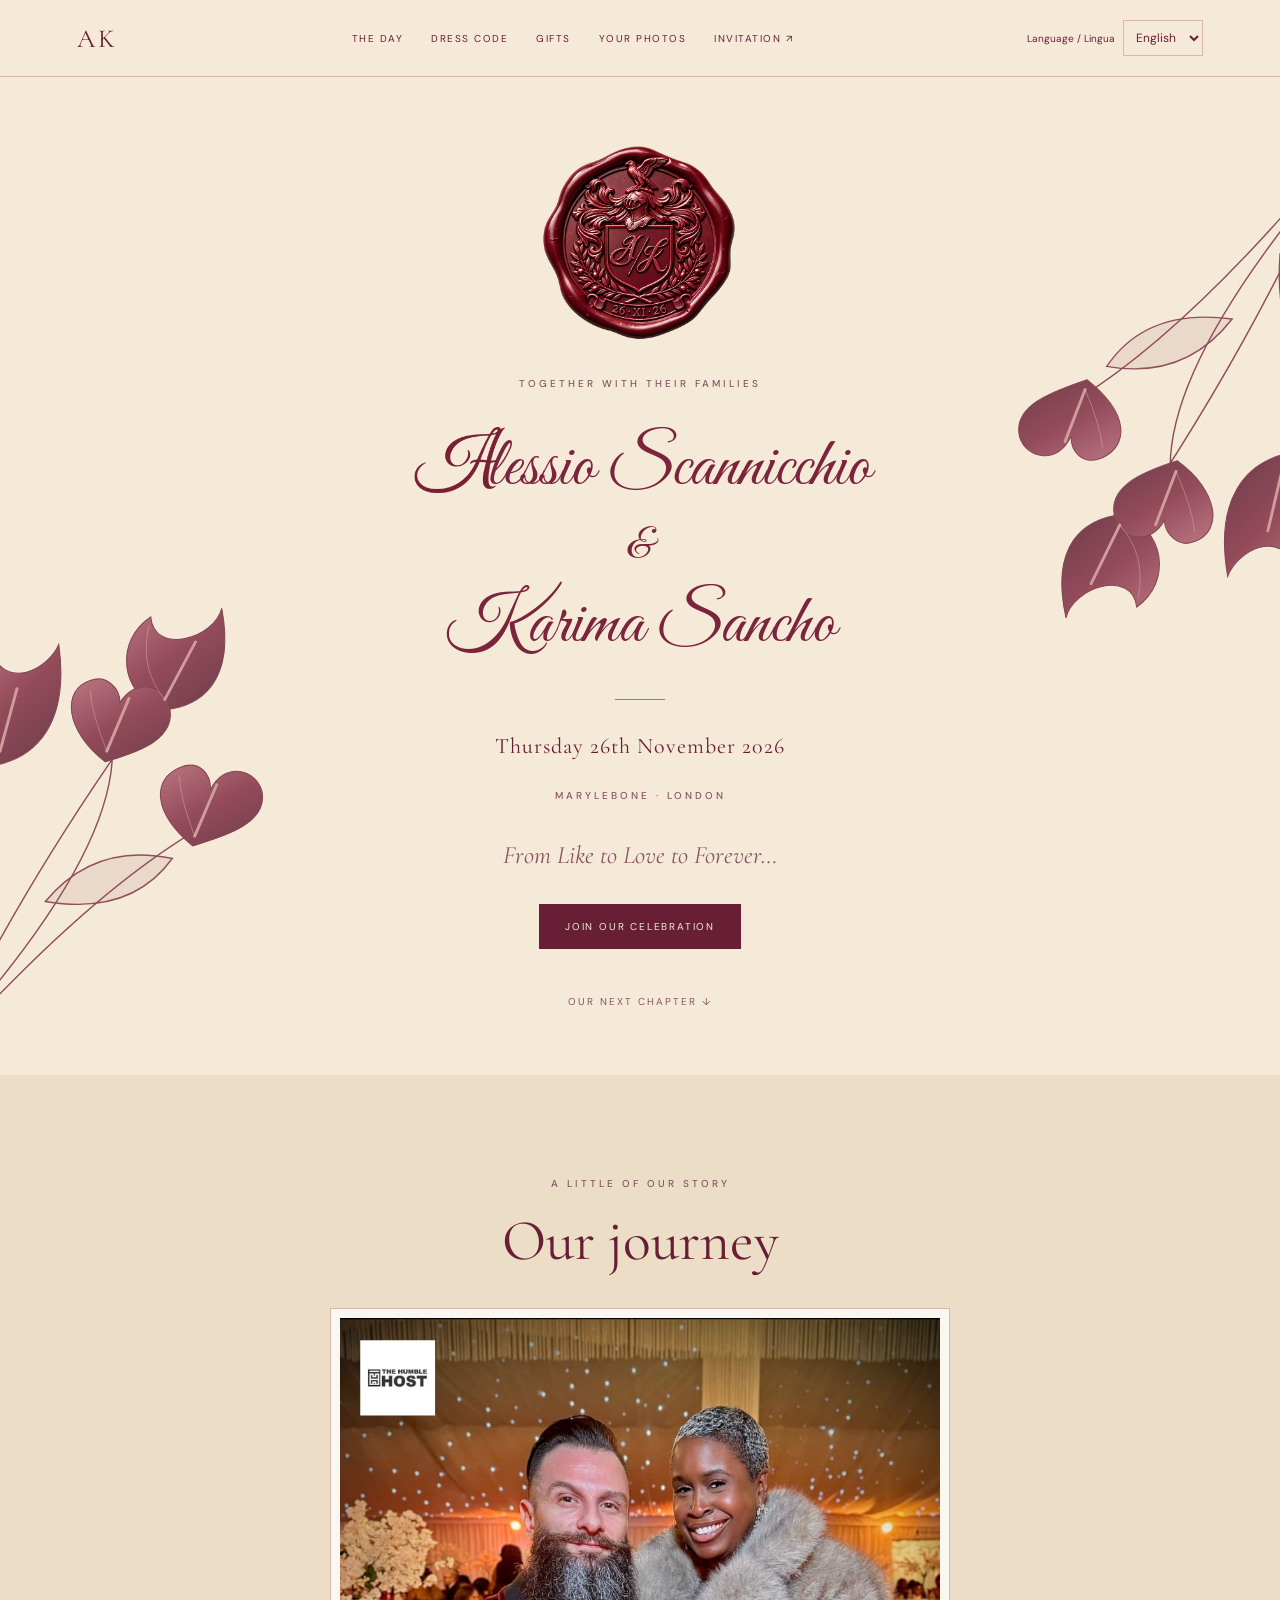
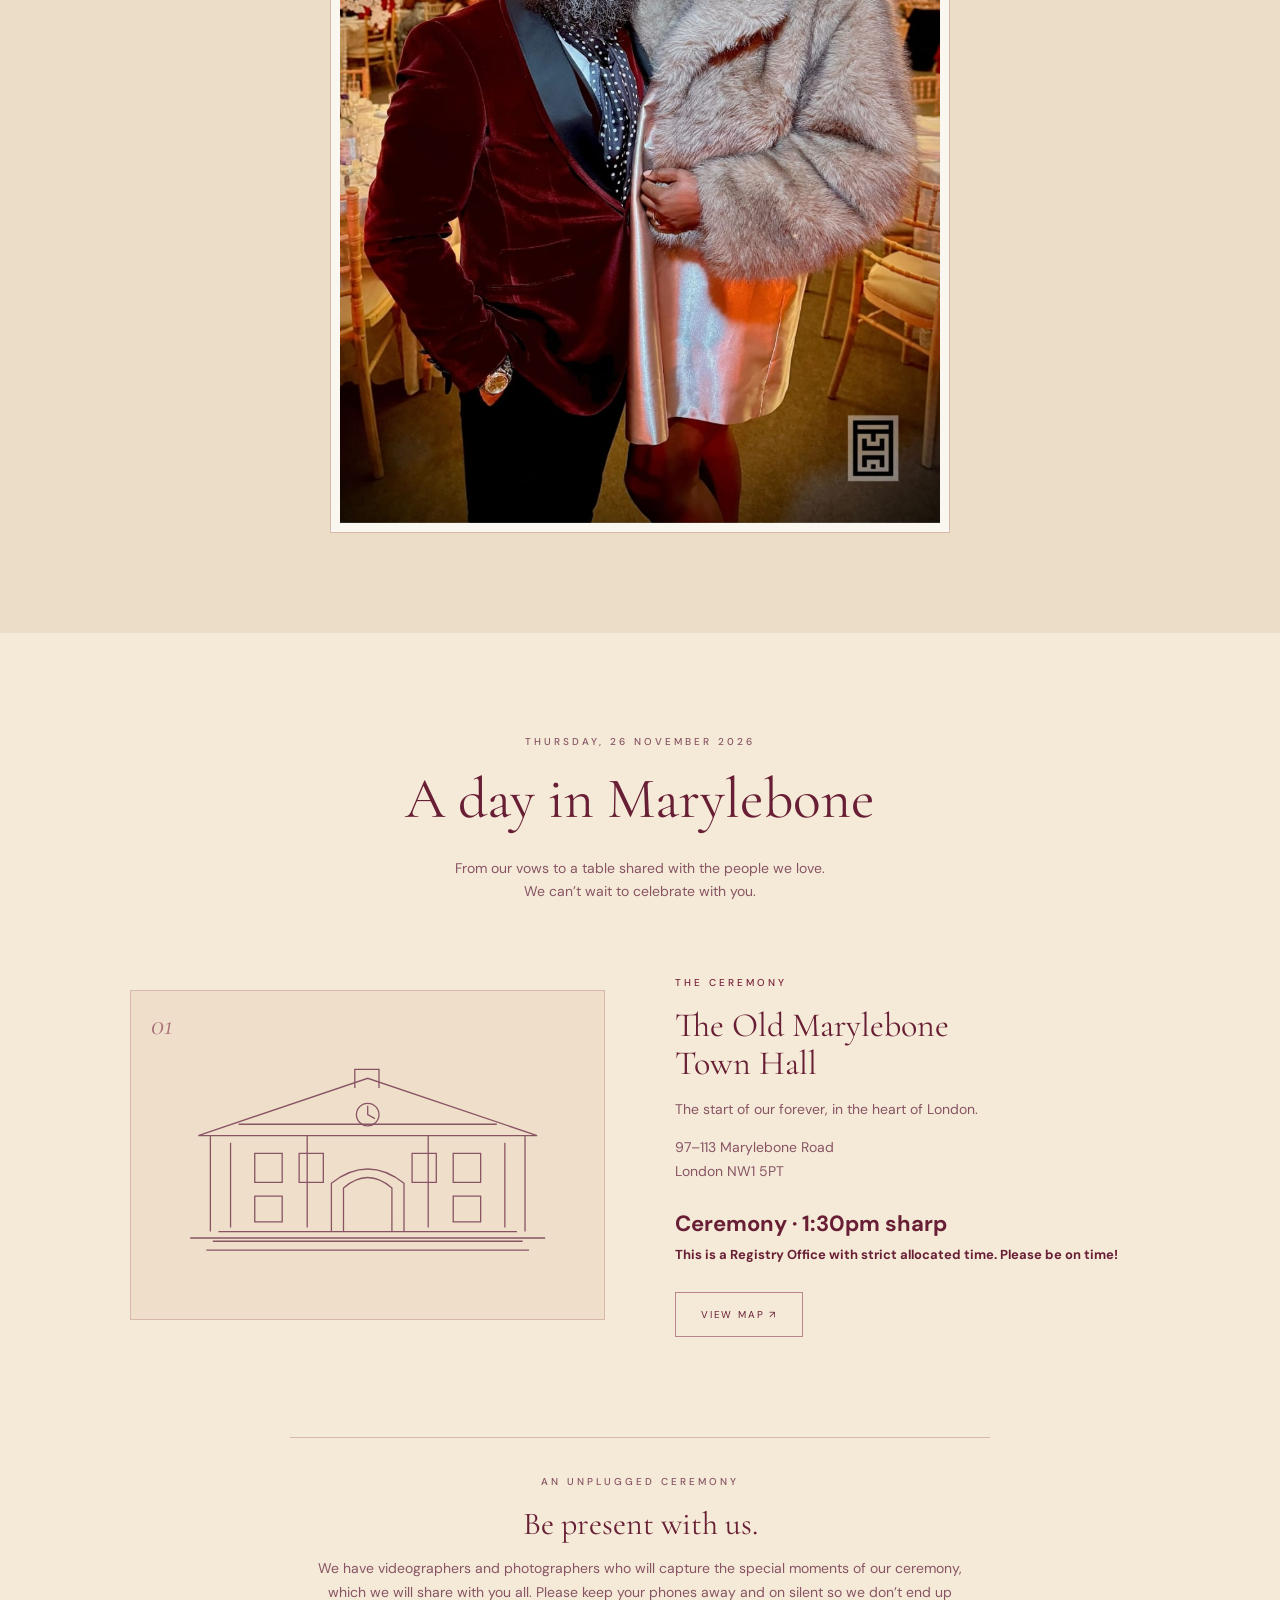
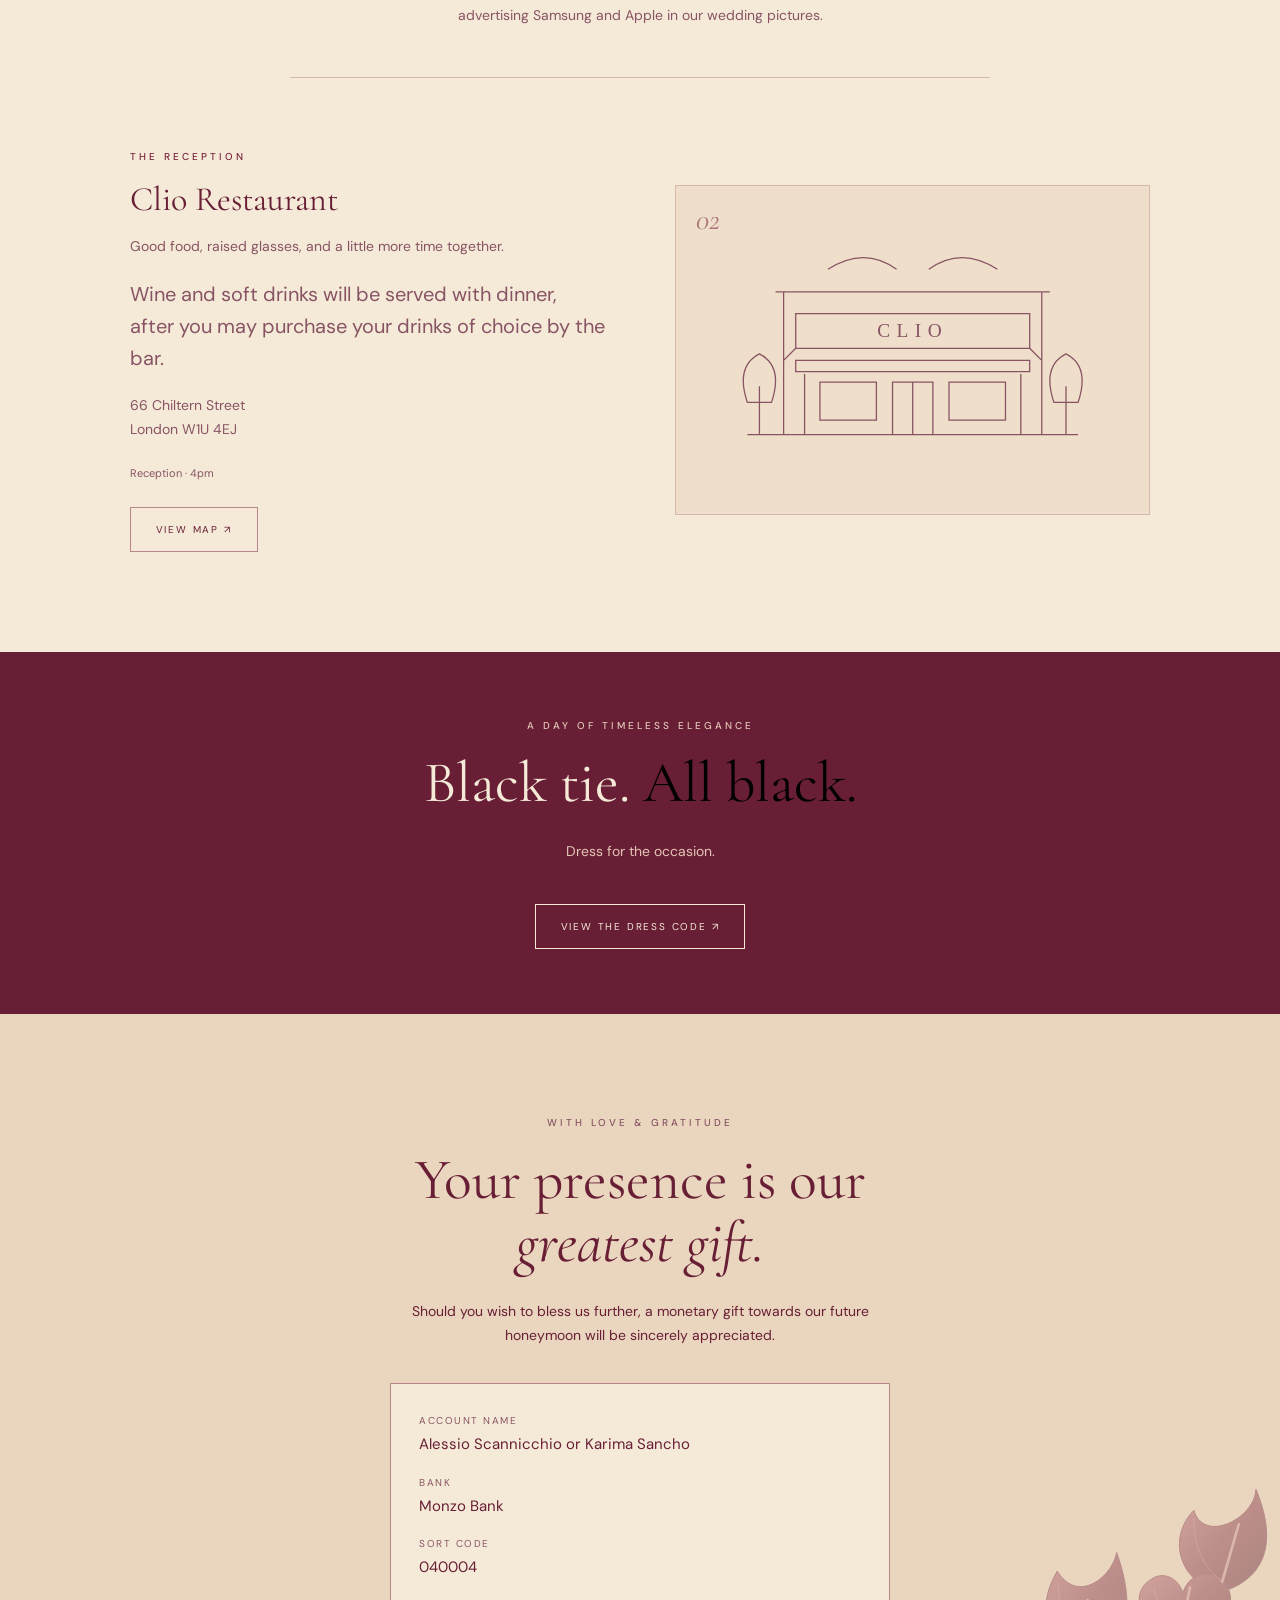
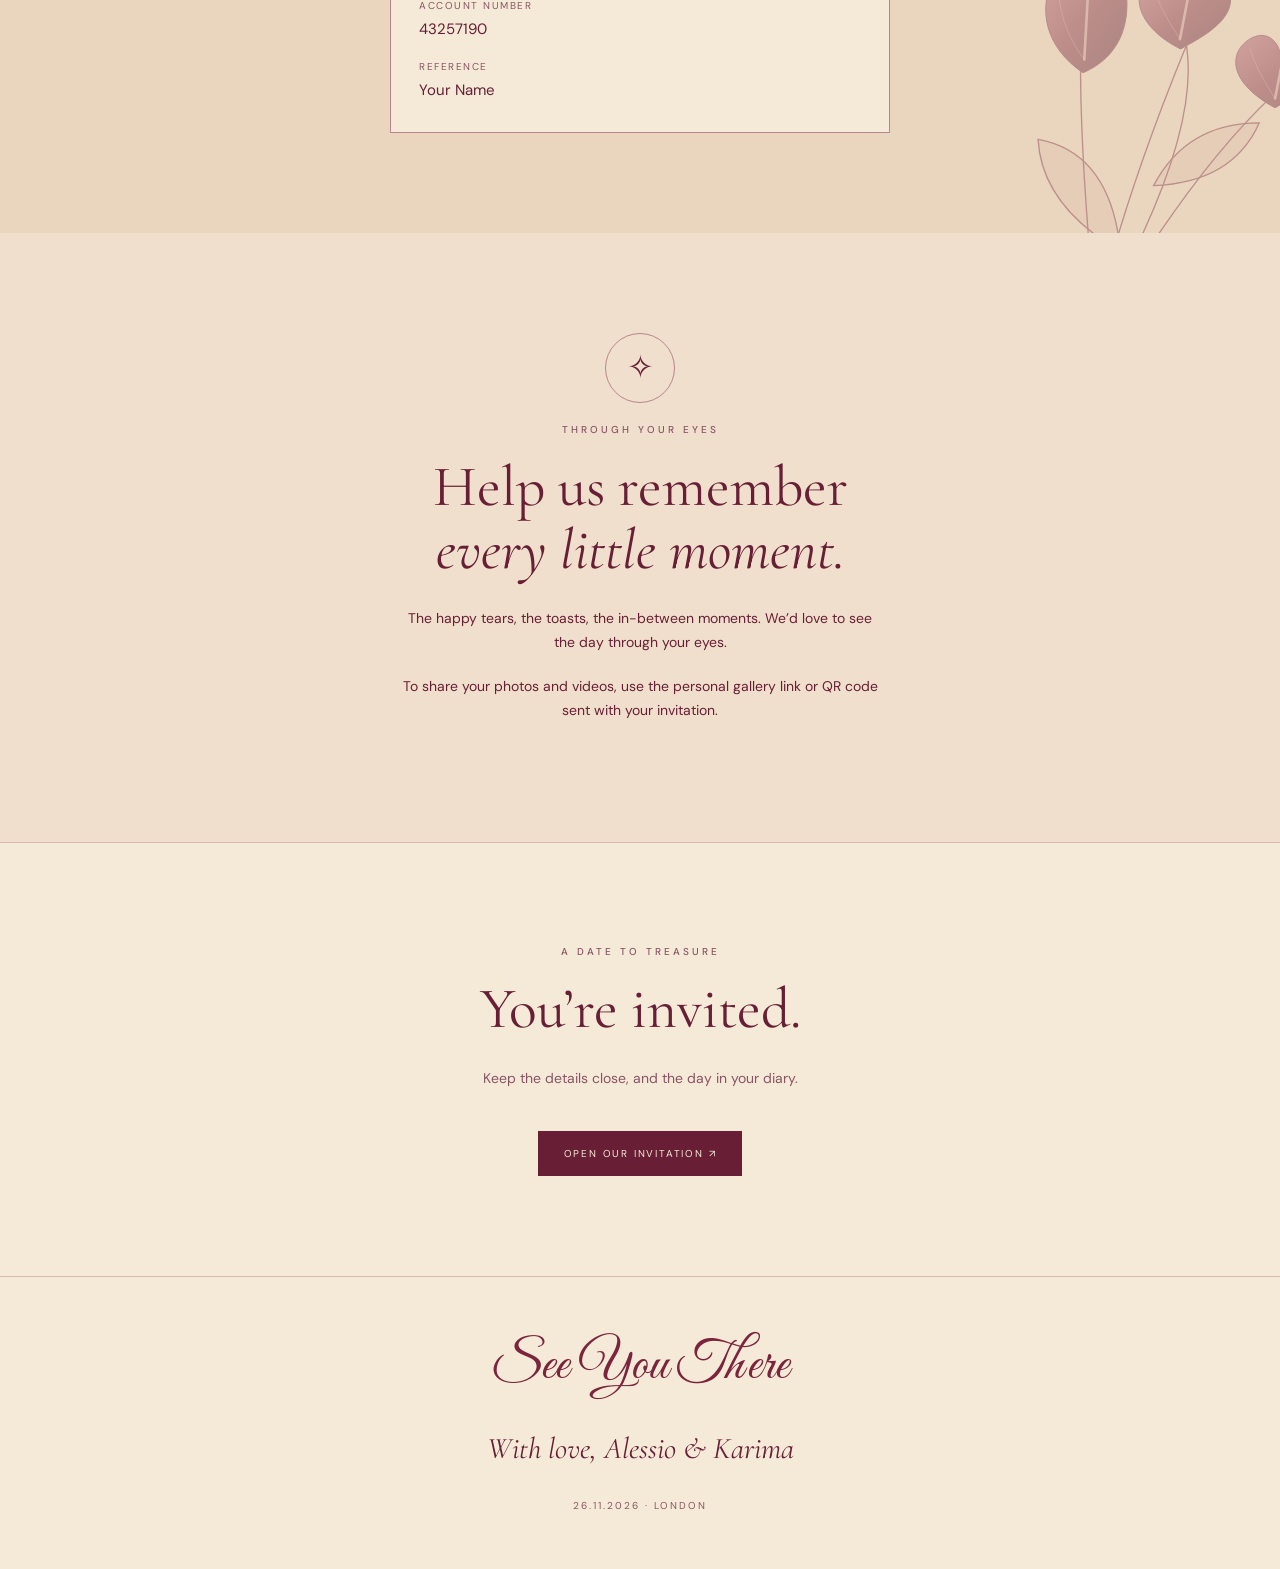
<file: index.html>
<!doctype html><html lang="en"><head><meta charset="utf-8"><meta name="viewport" content="width=device-width,initial-scale=1"><meta name="theme-color" content="#faf7f0"><meta name="description" content="Celebrate the wedding of Alessio &amp; Karima on 26 November 2026 in Marylebone, London."><title>Alessio &amp; Karima | 26 November 2026</title><link rel="stylesheet" href="style.css?v=portrait-20261031"><script src="site-language.js?v=reception-drinks" defer></script></head><body>
<nav aria-label="Main navigation"><a class="monogram" href="#home" aria-label="Alessio &amp; Karima home">AK</a><div class="links"><a href="#celebration">The day</a><a href="dress-code.html">Dress code</a><a href="#gifts">Gifts</a><a href="#photos">Your photos</a><a href="invitation.html">Invitation ↗</a></div><div class="site-language-controls"><label for="site-language">Language / Lingua</label><select id="site-language" aria-label="Language / Lingua"><option value="en">English</option><option value="it">Italiano</option></select></div></nav>
<main><header class="hero" id="home"><div class="hero-content"><div class="family-crest"><img src="wax-seal-calligraphy.png" alt="Burgundy wax seal with A/K initials and a heraldic shield"></div><div class="eyebrow">Together with their families</div><h1><span class="name"><img class="reference-capital" src="capital-a-reference.png" alt="A">lessio <span class="surname">Scannicchio</span></span><span class="ampersand">&amp;</span><span class="name">Karima <span class="surname">Sancho</span></span></h1><div class="rule"></div><p class="date">Thursday 26th November 2026</p><p class="eyebrow">Marylebone · London</p><p class="intro journey-line">From Like to Love to Forever…</p><a class="button" href="#celebration">Join our celebration</a><a class="scroll" href="#moments">OUR NEXT CHAPTER ↓</a></div></header>
<section class="moments center" id="moments"><div class="eyebrow">A little of our story</div><h2>Our journey</h2><div class="journey-photos journey-single"><figure class="journey-photo"><svg style="filter:none" viewBox="0 0 940 1261" role="img" aria-label="Alessio and Karima together, memory 1"><image href="journey-portrait.png" width="940" height="1261"/></svg></figure></div></section>
<section class="venues" id="celebration"><div class="center"><div class="eyebrow">Thursday, 26 November 2026</div><h2>A day in Marylebone</h2><p class="section-intro">From our vows to a table shared with the people we love.<br>We can’t wait to celebrate with you.</p></div><article class="venue"><div class="venue-illustration"><span class="venue-number">01</span><svg viewBox="0 0 500 270" fill="none" stroke="#885464" stroke-width="1.6" aria-hidden="true"><path d="M30 238H470M55 230V111H445V230M40 111L250 40L460 111ZM80 225V120M420 225V120M90 97H410M205 230V170Q250 135 295 170V230M220 230V176Q250 150 280 176V230M110 133H144V169H110ZM165 133H195V169H165ZM305 133H335V169H305ZM356 133H390V169H356ZM110 186H144V218H110ZM356 186H390V218H356ZM175 112V225M325 112V225M65 230H435M58 242H442M50 253H450"/><circle cx="250" cy="85" r="14"/><path d="M250 74V85L259 90M234 52V29H264V52"/></svg></div><div class="venue-copy"><div class="eyebrow">The ceremony</div><h3>The Old Marylebone<br>Town Hall</h3><p>The start of our forever, in the heart of London.</p><address>97–113 Marylebone Road<br>London NW1 5PT</address><div class="ceremony-notice-bold"><strong>Ceremony · 1:30pm sharp</strong><br><strong>This is a Registry Office with strict allocated time. Please be on time!</strong></div><a class="button light" href="https://www.google.com/maps/search/?api=1&amp;query=Old+Marylebone+Town+Hall+97-113+Marylebone+Rd+London+NW1+5PT" target="_blank" rel="noopener">View map ↗</a></div></article><aside class="ceremony-notice"><div class="eyebrow">An unplugged ceremony</div><h3>Be present with us.</h3><p>We have videographers and photographers who will capture the special moments of our ceremony, which we will share with you all. Please keep your phones away and on silent so we don’t end up advertising Samsung and Apple in our wedding pictures.</p></aside><article class="venue reverse"><div class="venue-copy"><div class="eyebrow">The reception</div><h3>Clio Restaurant</h3><p>Good food, raised glasses, and a little more time together.</p><p class="reception-drinks" style="font-size:1.25rem;line-height:1.6">Wine and soft drinks will be served with dinner, after you may purchase your drinks of choice by the bar.</p><address>66 Chiltern Street<br>London W1U 4EJ</address><span class="venue-note">Reception · 4pm</span><a class="button light" href="https://www.google.com/maps/search/?api=1&amp;query=Clio+Restaurant+66+Chiltern+St+London+W1U+4EJ" target="_blank" rel="noopener">View map ↗</a></div><div class="venue-illustration"><span class="venue-number">02</span><svg viewBox="0 0 500 270" fill="none" stroke="#885464" stroke-width="1.6" aria-hidden="true"><path d="M45 240H455M90 240V63H410V240M80 63H420M105 90H395V133H105ZM105 148H395V162H105ZM116 165V240M384 165V240M225 240V175H275V240M135 175H205V222H135ZM295 175H365V222H295ZM105 133L90 148M395 133L410 148M250 175V240"/><text x="250" y="119" text-anchor="middle" font-family="Georgia,serif" font-size="24" letter-spacing="8" fill="#885464" stroke="none">CLIO</text><path d="M60 240V180M440 240V180M45 200Q30 155 60 140Q90 155 75 200ZM425 200Q410 155 440 140Q470 155 455 200ZM145 35Q190 6 230 35M270 35Q310 6 355 35"/></svg></div></article></section><section class="dress-teaser center"><div class="eyebrow">A day of timeless elegance</div><h2>Black tie. <span class="all-black">All black.</span></h2><p class="section-intro">Dress for the occasion.</p><a class="button" href="dress-code.html">View the dress code ↗</a></section>
<section class="gifts center" id="gifts"><div class="eyebrow">With love &amp; gratitude</div><h2>Your presence is our<br><i>greatest gift.</i></h2><p>Should you wish to bless us further, a monetary gift towards our future honeymoon will be sincerely appreciated.</p><dl class="bank-details"><div><dt>Account name</dt><dd>Alessio Scannicchio or Karima Sancho</dd></div><div><dt>Bank</dt><dd>Monzo Bank</dd></div><div><dt>Sort code</dt><dd>040004</dd></div><div><dt>Account number</dt><dd>43257190</dd></div><div><dt>Reference</dt><dd>Your Name</dd></div></dl></section>
<section class="photos center" id="photos"><div class="photo-frame" aria-hidden="true">✧</div><div class="eyebrow">Through your eyes</div><h2>Help us remember<br><i>every little moment.</i></h2><p>The happy tears, the toasts, the in-between moments. We’d love to see the day through your eyes.</p><p class="gallery-access">To share your photos and videos, use the personal gallery link or QR code sent with your invitation.</p></section>
<section class="center invitation-section"><div class="eyebrow">A date to treasure</div><h2>You’re invited.</h2><p class="section-intro">Keep the details close, and the day in your diary.</p><a class="button" href="invitation.html">Open our invitation ↗</a></section></main><footer><p class="farewell">See You There</p><p class="signature">With love, Alessio &amp; Karima</p><p class="footer-date">26.11.2026 · LONDON</p></footer></body></html>
</file>
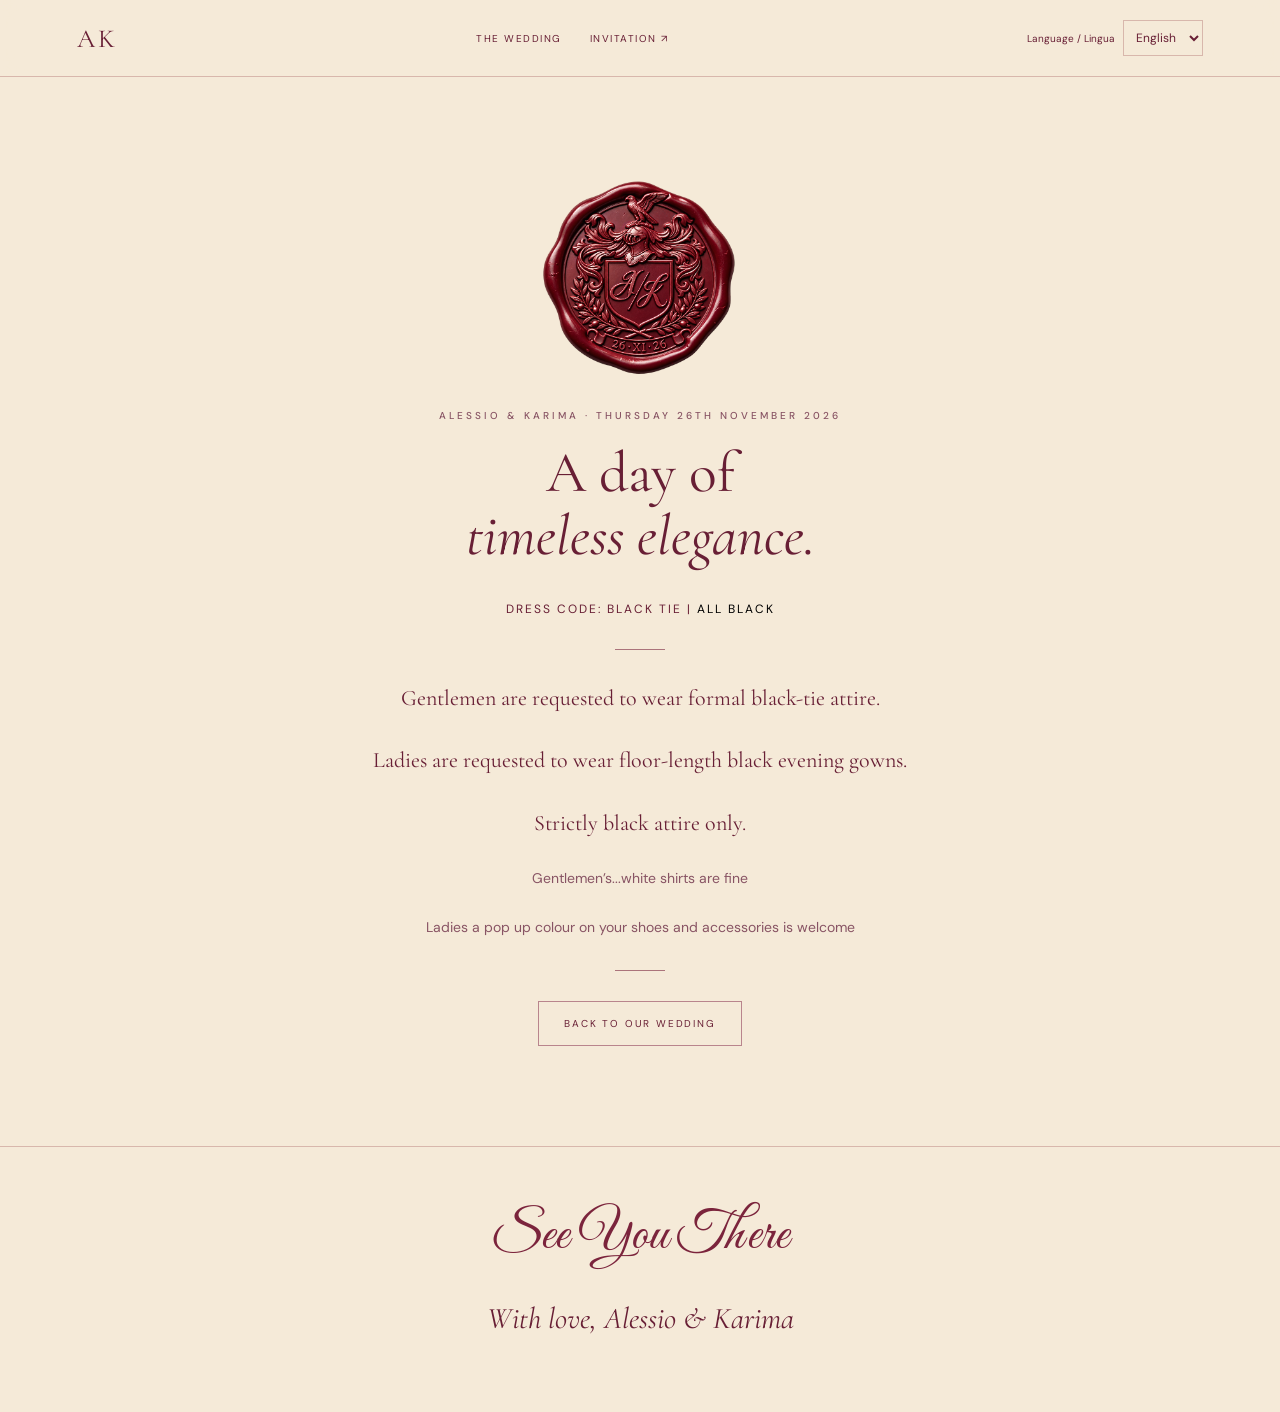
<file: dress-code.html>
<!doctype html><html lang="en"><head><meta charset="utf-8"><meta name="viewport" content="width=device-width,initial-scale=1"><title>Dress code · Alessio &amp; Karima</title><link rel="stylesheet" href="style.css"><script src="site-language.js" defer></script></head><body><nav aria-label="Main navigation"><a class="monogram" href="index.html">AK</a><div class="links"><a href="index.html">The wedding</a><a href="invitation.html">Invitation ↗</a></div><div class="site-language-controls"><label for="site-language">Language / Lingua</label><select id="site-language" aria-label="Language / Lingua"><option value="en">English</option><option value="it">Italiano</option></select></div></nav><main><section class="center dress-page"><div class="family-crest"><img src="wax-seal-calligraphy.png" alt="Burgundy wax seal with A/K initials and a heraldic shield"></div><div class="eyebrow">Alessio &amp; Karima · Thursday 26th November 2026</div><h2>A day of<br><i>timeless elegance.</i></h2><p class="dress-label">DRESS CODE: BLACK TIE | <span class="all-black">ALL BLACK</span></p><div class="rule"></div><div class="dress-copy"><p>Gentlemen are requested to wear formal black-tie attire.</p><p>Ladies are requested to wear floor-length black evening gowns.</p><p>Strictly black attire only.</p><p class="shirt-note">Gentlemen’s...white shirts are fine</p><p class="shirt-note">Ladies a pop up colour on your shoes and accessories is welcome</p></div><div class="rule"></div><a class="button light" href="index.html">Back to our wedding</a></section></main><footer><p class="farewell">See You There</p><p class="signature">With love, Alessio &amp; Karima</p></footer></body></html>
</file>
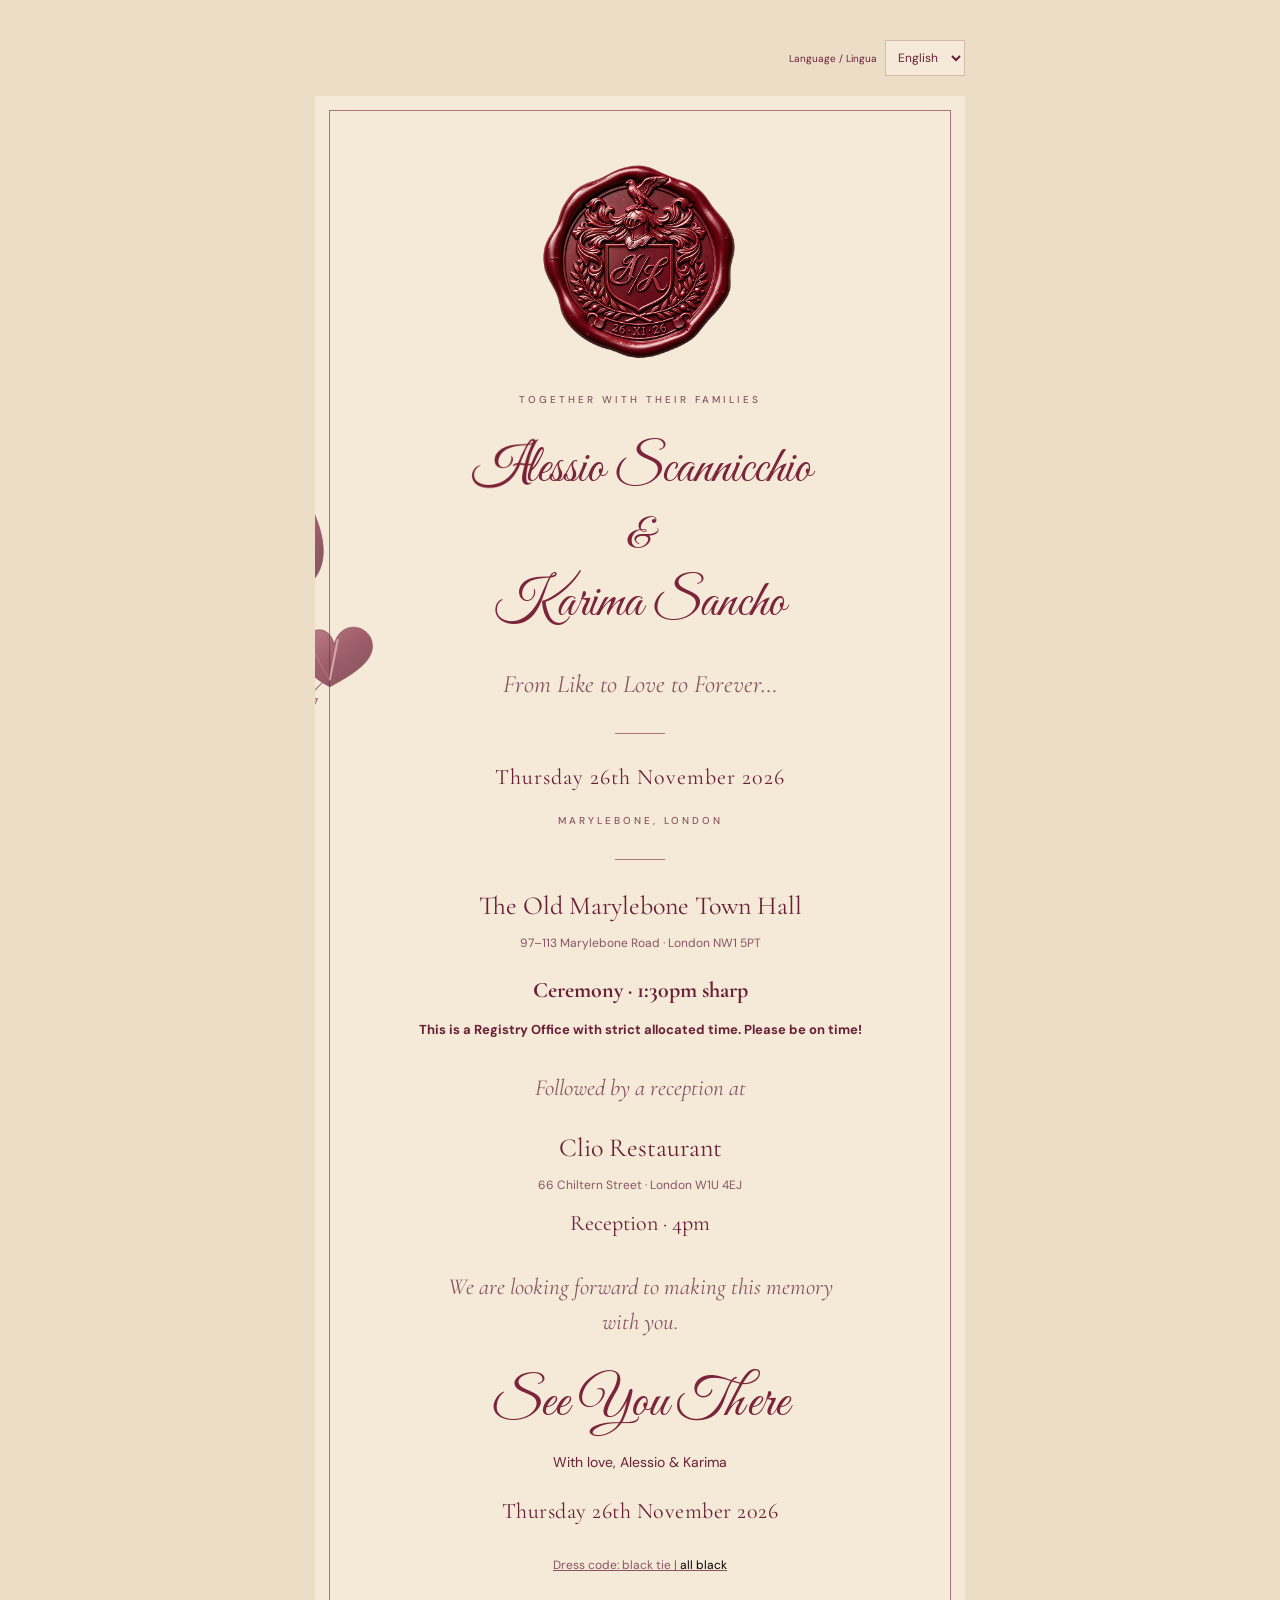
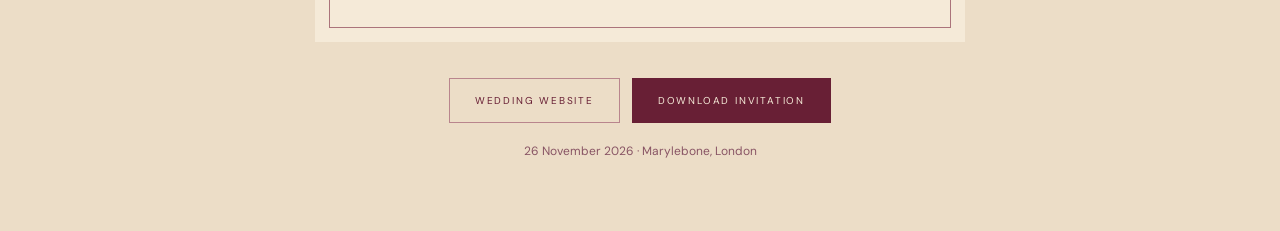
<file: invitation.html>
<!doctype html><html lang="en"><head><meta charset="utf-8"><meta name="viewport" content="width=device-width,initial-scale=1"><title>You’re invited · Alessio &amp; Karima</title><link rel="stylesheet" href="style.css"><style>body{padding:40px 20px;background:#ecddc7}.card{max-width:650px;margin:0 auto;padding:65px 35px;text-align:center;background:var(--paper);outline:1px solid #ab747b;outline-offset:-15px;position:relative;overflow:hidden}.card:before{content:'';position:absolute;left:-190px;top:370px;width:260px;height:450px;background:url(botanical.svg) center/contain no-repeat;opacity:.7;pointer-events:none}.card p,.card h1,.card div{position:relative}.venue-title{font:26px var(--serif);margin-bottom:0}.tools{text-align:center;margin:30px auto}.tools a{margin:6px}@media print{body{background:var(--paper);padding:0}.tools{display:none}.card{max-width:100%;min-height:95vh;display:flex;flex-direction:column;justify-content:center;print-color-adjust:exact}}.closing-date{font:22px/1.5 var(--serif);color:var(--ink);margin:20px auto 25px;position:relative;letter-spacing:.5px}</style><script src="site-language.js" defer></script></head><body><div class="invitation-language"><div class="site-language-controls"><label for="site-language">Language / Lingua</label><select id="site-language" aria-label="Language / Lingua"><option value="en">English</option><option value="it">Italiano</option></select></div></div><main class="card"><div class="family-crest"><img src="wax-seal-calligraphy.png" alt="Burgundy wax seal with A/K initials and a heraldic shield"></div><p class="eyebrow">Together with their families</p><h1><span class="name"><img class="reference-capital" src="capital-a-reference.png" alt="A">lessio <span class="surname">Scannicchio</span></span><span class="ampersand">&amp;</span><span class="name">Karima <span class="surname">Sancho</span></span></h1><p class="intro journey-line">From Like to Love to Forever…</p><div class="rule"></div><p class="date">Thursday 26th November 2026</p><p class="eyebrow">Marylebone, London</p><div class="rule"></div><p class="venue-title">The Old Marylebone Town Hall</p><p class="small">97–113 Marylebone Road · London NW1 5PT</p><p class="ceremony-time ceremony-notice-bold"><strong>Ceremony · 1:30pm sharp</strong><br><strong class="timing-note">This is a Registry Office with strict allocated time. Please be on time!</strong></p><p class="intro" style="margin:20px auto">Followed by a reception at</p><p class="venue-title">Clio Restaurant</p><p class="small">66 Chiltern Street · London W1U 4EJ</p><p class="ceremony-time">Reception · 4pm</p><p class="intro">We are looking forward to making this memory with you.</p><p class="farewell">See You There</p><p class="signature">With love, Alessio &amp; Karima</p><p class="closing-date">Thursday 26th November 2026</p><a href="dress-code.html" class="small">Dress code: black tie | <span class="all-black">all black</span></a></main><div class="tools"><a class="button light" href="index.html">Wedding website</a><a class="button" href="invitation.png" download="Alessio-Karima-invitation.png">Download invitation</a><p class="small">26 November 2026 · Marylebone, London</p></div></body></html>
</file>
<file: style.css>
@import url('https://fonts.googleapis.com/css2?family=Great+Vibes&family=Cormorant+Garamond:ital,wght@0,400;0,500;0,600;1,400;1,500&family=DM+Sans:wght@400;500;600&display=swap');
:root{--paper:#f5ead8;--ink:#681f35;--muted:#885464;--rose:#7b243c;--line:#d8b7ac;--serif:'Cormorant Garamond',Georgia,serif}*{box-sizing:border-box}html{scroll-behavior:smooth;scroll-padding-top:86px}body{margin:0;background:var(--paper);color:var(--ink);font:14px/1.7 'DM Sans',sans-serif}a{color:inherit}button,a{touch-action:manipulation}button{font:inherit}nav{display:flex;align-items:center;justify-content:space-between;padding:20px 6%;border-bottom:1px solid var(--line);background:#f5ead8ed;position:sticky;top:0;z-index:5;backdrop-filter:blur(12px)}.monogram{font:26px var(--serif);text-decoration:none;letter-spacing:3px}.links{display:flex;gap:28px}.links a{text-decoration:none;font-size:10px;letter-spacing:1.5px;text-transform:uppercase}.links a:hover{color:var(--rose)}.hero{min-height:760px;min-height:calc(100svh - 82px);display:grid;place-items:center;position:relative;overflow:hidden;padding:80px 20px;text-align:center}.hero:before,.hero:after{content:'';position:absolute;background:url(botanical.svg) center/contain no-repeat;width:360px;height:650px;pointer-events:none;opacity:.65}.hero:before{left:-90px;bottom:-80px;transform:rotate(12deg)}.hero:after{right:-90px;top:-10px;transform:rotate(190deg)}.hero-content{position:relative;z-index:1}.eyebrow{text-transform:uppercase;letter-spacing:3px;font-size:10px;font-weight:500;color:var(--muted)}.crest{border:1px solid #ab747b;border-radius:50% 50% 45% 45%;width:82px;height:100px;display:grid;place-items:center;margin:0 auto 30px;font:28px var(--serif)}h1{font:clamp(46px,7vw,100px)/1.04 var(--serif);font-weight:400;margin:28px 0;letter-spacing:-2px}h1 span{display:block;font:italic 30px var(--serif);color:var(--rose);margin:10px}h2{font:clamp(36px,4.5vw,60px)/1.1 var(--serif);font-weight:400;margin:18px 0 25px}h3{font:34px/1.1 var(--serif);font-weight:400;margin:16px 0}.date{font:22px var(--serif);letter-spacing:3px}.small{font-size:12px;color:var(--muted)}.intro{font:italic 23px/1.5 var(--serif);max-width:410px;margin:30px auto;color:var(--muted)}.button{display:inline-block;padding:13px 25px;text-decoration:none;border:1px solid var(--ink);background:var(--ink);color:var(--paper);font-size:10px;letter-spacing:1.8px;text-transform:uppercase;cursor:pointer}.button:hover{background:#8c3b50}.button.light{background:transparent;color:var(--ink);border-color:#b9858d}.rule{width:50px;height:1px;background:#ab747b;margin:30px auto}.scroll{display:block;margin-top:44px;font-size:10px;letter-spacing:2px;text-decoration:none;color:var(--muted)}section{padding:100px 7%}.center{text-align:center}.section-intro{max-width:500px;margin:0 auto 40px;color:var(--muted)}.moments{background:#ecddc7}.film{max-width:950px;aspect-ratio:2.3;margin:auto;position:relative;overflow:hidden;background:radial-gradient(ellipse at 60% 35%,#f5ead8,#d5b4a9);display:grid;place-items:center;text-align:center;border-radius:180px 180px 0 0}.film:before{content:'';position:absolute;inset:0;background:url(botanical.svg) left center/auto 130% no-repeat;opacity:.7}.film-inner{z-index:1;padding:25px}.film em{font:italic clamp(30px,5vw,55px) var(--serif)}.film p{font-size:11px;max-width:280px;color:#885464}.dots{display:flex;justify-content:center;gap:10px;margin-top:20px}.dot{border:0;width:7px;height:7px;border-radius:50%;background:#bd9294;padding:0}.dot.active{background:var(--rose)}.venues{max-width:1200px;margin:auto}.venue{display:grid;grid-template-columns:1fr 1fr;gap:70px;align-items:center;margin:70px 0 100px}.venue:last-child{margin-bottom:0}.venue-illustration{min-height:330px;border:1px solid var(--line);display:grid;place-items:center;background:#efdfca;position:relative;padding:35px}.venue-illustration svg{width:100%;max-height:240px}.venue-number{position:absolute;top:15px;left:20px;font:italic 30px var(--serif);color:#ab747b}.venue p{color:var(--muted)}.venue address{font-style:normal;color:var(--muted);margin-bottom:22px}.venue .eyebrow{color:var(--rose)}.venue-note{display:block;margin:15px 0 24px;font-size:11px;color:var(--muted)}.gifts{background:#ead5bf;position:relative;overflow:hidden}.gifts:after{content:'';position:absolute;right:-65px;bottom:-180px;width:330px;height:600px;background:url(botanical.svg) center/contain no-repeat;opacity:.4;pointer-events:none}.gifts p{max-width:500px;margin:20px auto}.pending{display:inline-block;border-bottom:1px solid #b9858d;color:var(--muted);font-size:11px;letter-spacing:1px;padding:10px 0}.photos{background:#f0dfcc}.photo-frame{display:inline-grid;place-items:center;width:70px;height:70px;border:1px solid #b9858d;border-radius:50%;margin-bottom:18px;font:32px var(--serif)}.photos p{max-width:480px;margin:20px auto}.invitation-section{border-top:1px solid var(--line)}footer{text-align:center;padding:45px 20px;border-top:1px solid var(--line)}footer .signature{font:italic 30px var(--serif)}.footer-date{letter-spacing:2px;font-size:10px;color:var(--muted)}:focus-visible{outline:3px solid var(--rose);outline-offset:5px}@media(max-width:700px){nav{padding:15px 5%}.links{gap:13px}.links a{font-size:8px;letter-spacing:.5px}.monogram{font-size:21px}.hero{min-height:740px}.hero:before{left:-200px}.hero:after{right:-200px}h1{letter-spacing:-1px}.hero .eyebrow{font-size:9px}.venue{grid-template-columns:1fr;gap:25px;margin:45px 0 75px}.venue.reverse .venue-illustration{order:0}.venue.reverse .venue-copy{order:1}section{padding:65px 7%}.film{aspect-ratio:1.1;border-radius:130px 130px 0 0}.venue-illustration{min-height:260px}.gifts:after{opacity:.16}.intro{max-width:300px}.date{font-size:19px}}@media(prefers-reduced-motion:reduce){html{scroll-behavior:auto}}

/* Burgundy calligraphy and cream stationery */
:root{--script:'Great Vibes','Snell Roundhand','Brush Script MT',cursive}
h1{font-family:var(--script);font-weight:400;color:var(--rose);line-height:1.25;letter-spacing:0;font-size:clamp(64px,8vw,110px)}h1 .surname{display:block;font-family:var(--serif);font-size:clamp(15px,1.8vw,21px);font-style:normal;text-transform:uppercase;letter-spacing:4px;line-height:1.5;margin:0}h1 .name{display:block;animation:reveal-name 1.6s ease both}h1 .name:last-child{animation-delay:.4s}h1 span.ampersand{font:42px var(--script);margin:8px 0;color:var(--rose);animation:reveal-name 1.6s .2s ease both}.hero{padding:65px 20px}.hero:before,.hero:after{opacity:.8}.wax-seal{width:105px;height:110px;margin:0 auto 30px;background:radial-gradient(circle at 35% 25%,#a24861,#6b1c35 65%,#4e1228);color:#efd9c4;border-radius:46% 52% 45% 51% / 48% 44% 55% 49%;box-shadow:inset 0 0 0 5px #8a374e,inset 0 0 0 7px #b16b77,0 5px 10px #681f3530;display:flex;flex-direction:column;align-items:center;justify-content:center;font:34px var(--script);text-shadow:0 1px #4e1228;transform:rotate(-8deg)}.wax-seal .seal-crown{font:22px Georgia;line-height:1}.wax-seal small{font:7px Georgia;letter-spacing:1px}.date{letter-spacing:1px;text-transform:none}.ceremony-notice{max-width:700px;margin:60px auto 0;border-top:1px solid var(--line);border-bottom:1px solid var(--line);padding:35px 20px;text-align:center}.ceremony-notice h3{font-size:32px}.ceremony-notice p{color:var(--muted)}.dress-teaser{padding:65px 7%;background:#681f35;color:#f5ead8}.dress-teaser .eyebrow,.dress-teaser .section-intro{color:#e3c6b6}.dress-teaser .button{border-color:#f5ead8;background:transparent}.qr-pending{max-width:300px;margin:25px auto 0;border:1px dashed #b9858d;padding:20px;color:var(--muted);font-size:11px}.farewell{font:54px var(--script);color:var(--rose);margin:10px}.dress-page{max-width:800px;margin:auto;min-height:80vh}.dress-copy{font:22px/1.7 var(--serif);max-width:580px;margin:auto}.dress-copy p{margin:25px 0}.dress-label{letter-spacing:2px;font-size:12px;margin:30px 0}.shirt-note{font:14px/1.7 'DM Sans',sans-serif;color:var(--muted)}@keyframes reveal-name{from{opacity:0;transform:translateY(20px)}to{opacity:1;transform:translateY(0)}}@media(prefers-reduced-motion:reduce){h1 .name,h1 span.ampersand{animation:none}}@media(max-width:700px){.links{gap:9px}.links a{font-size:7px}.hero:before{left:-230px}.hero:after{right:-230px}.hero{min-height:880px}h1 .surname{letter-spacing:3px}.date{font-size:19px}}
h1 span.name{font:inherit;color:inherit;margin:0;letter-spacing:0}h1 .name .surname{font:400 clamp(15px,1.8vw,21px)/1.5 var(--serif);letter-spacing:4px;margin:0;color:var(--ink)}

.family-crest{width:160px;margin:0 auto 30px;position:relative}.family-crest img{display:block;width:100%;height:auto;mix-blend-mode:multiply}h1 .name .capital-a{display:inline;font-family:var(--serif);font-size:1em;font-weight:500;font-style:normal;color:inherit;margin:0;line-height:inherit}.ceremony-time{font:22px/1.5 var(--serif);color:var(--ink);margin:12px auto 28px}.ceremony-time span{font:12px/1.7 'DM Sans',sans-serif;color:var(--muted)}

.family-crest{width:200px}

.family-crest img{mix-blend-mode:normal}

h1 .reference-capital{display:inline-block;width:1.55em;height:1.04em;object-fit:contain;vertical-align:-.18em;margin-right:-.17em}

h1 .reference-capital{margin-right:-.42em}

/* Full names on single lines and clear ceremony information. */
h1{font-size:clamp(24px,5.5vw,76px)}h1 .name{white-space:nowrap}h1 .name .surname{display:inline;font:inherit;letter-spacing:0;text-transform:none;color:inherit}h1 .name{line-height:1.6}.card h1{font-size:clamp(22px,4.8vw,52px)}.journey-line{white-space:nowrap;max-width:none;font-size:clamp(17px,3.5vw,25px)}.ceremony-notice-bold{color:var(--ink);margin:18px 0 25px;line-height:1.7}.ceremony-notice-bold strong{font-weight:700}.ceremony-notice-bold strong:first-child{font-size:22px}.ceremony-notice-bold strong:last-child{font-family:'DM Sans',sans-serif;font-size:13px}.ceremony-time .timing-note{display:inline;font-weight:700;color:var(--ink)}@media(max-width:420px){.card{padding-left:22px;padding-right:22px}.card h1{font-size:22px}h1 .name .surname{letter-spacing:0}.journey-line{font-size:17px}}

/* Published layout refinements. */
.all-black{color:#000}.hero-content{width:100%;max-width:100%;min-width:0}.hero h1{font-size:clamp(23px,5.5vw,76px)}.card h1{font-size:clamp(21px,4.8vw,52px)}.card .name{white-space:nowrap}.ceremony-notice{margin:0 auto 70px}.bank-details{position:relative;z-index:1;max-width:500px;margin:35px auto 0;padding:28px;border:1px solid #b9858d;background:var(--paper);text-align:left}.bank-details div+div{margin-top:16px}.bank-details dt{font-size:10px;letter-spacing:1.5px;text-transform:uppercase;color:var(--muted)}.bank-details dd{margin:3px 0 0;font-size:15px;overflow-wrap:anywhere;font-variant-numeric:tabular-nums}.hero .eyebrow,.hero .date{position:relative;z-index:2;background:var(--paper);width:fit-content;max-width:100%;margin-left:auto;margin-right:auto;padding:3px 8px}@media(max-width:700px){.hero:before{width:210px;height:350px;left:-160px;bottom:0;opacity:.45}.hero:after{width:190px;height:330px;right:-140px;top:30px;opacity:.45}.hero .eyebrow{letter-spacing:2px}.hero h1{font-size:clamp(22px,5.5vw,38px)}.card:before{left:-225px;opacity:.35}.card h1{font-size:clamp(20px,4.8vw,32px)}.card .journey-line{font-size:clamp(14px,3.6vw,19px)}.card .date,.card .closing-date{font-size:clamp(17px,4.4vw,22px)}}

.gallery-access{margin:30px auto 0;text-align:center}.gallery-access img{display:block;max-width:100%;height:auto;margin:auto}

/* Our journey: original photos displayed in black and white, with screenshot borders clipped. */
.journey-photos{display:grid;grid-template-columns:repeat(2,minmax(0,1fr));gap:26px;max-width:950px;margin:35px auto 0;align-items:center}.journey-photo{margin:0;padding:9px;border:1px solid #d8b7ac;background:#faf7f0;min-width:0}.journey-photo svg{display:block;width:100%;height:auto;overflow:hidden;filter:grayscale(1)}@media(max-width:600px){.journey-photos{grid-template-columns:1fr;gap:22px;max-width:440px}.journey-photo{padding:7px}}

/* Shared language switch on every wedding page. */
nav{gap:18px;flex-wrap:wrap}.site-language-controls{display:flex;align-items:center;justify-content:flex-end;gap:8px;position:relative;z-index:6}.site-language-controls label{font-size:10px;white-space:nowrap}.site-language-controls select{font:12px 'DM Sans',sans-serif;color:var(--ink);border:1px solid var(--line);background:var(--paper);padding:8px;max-width:110px}.invitation-language{max-width:650px;margin:0 auto 20px}.site-language-controls select:focus-visible{outline:2px solid var(--ink);outline-offset:3px}@media(max-width:700px){nav{padding:12px 5%;gap:12px}.links{order:3;flex-basis:100%;gap:12px;justify-content:center;flex-wrap:wrap}.links a{font-size:9px;letter-spacing:1px}.site-language-controls{margin-left:auto}.site-language-controls label{font-size:9px}html{scroll-padding-top:130px}.date{letter-spacing:1.5px}}@media print{.site-language-controls{display:none!important}}

.journey-photos.journey-single{grid-template-columns:1fr;max-width:620px}

.venue-copy .reception-drinks{font-size:1.125rem;line-height:1.6}
</file>
